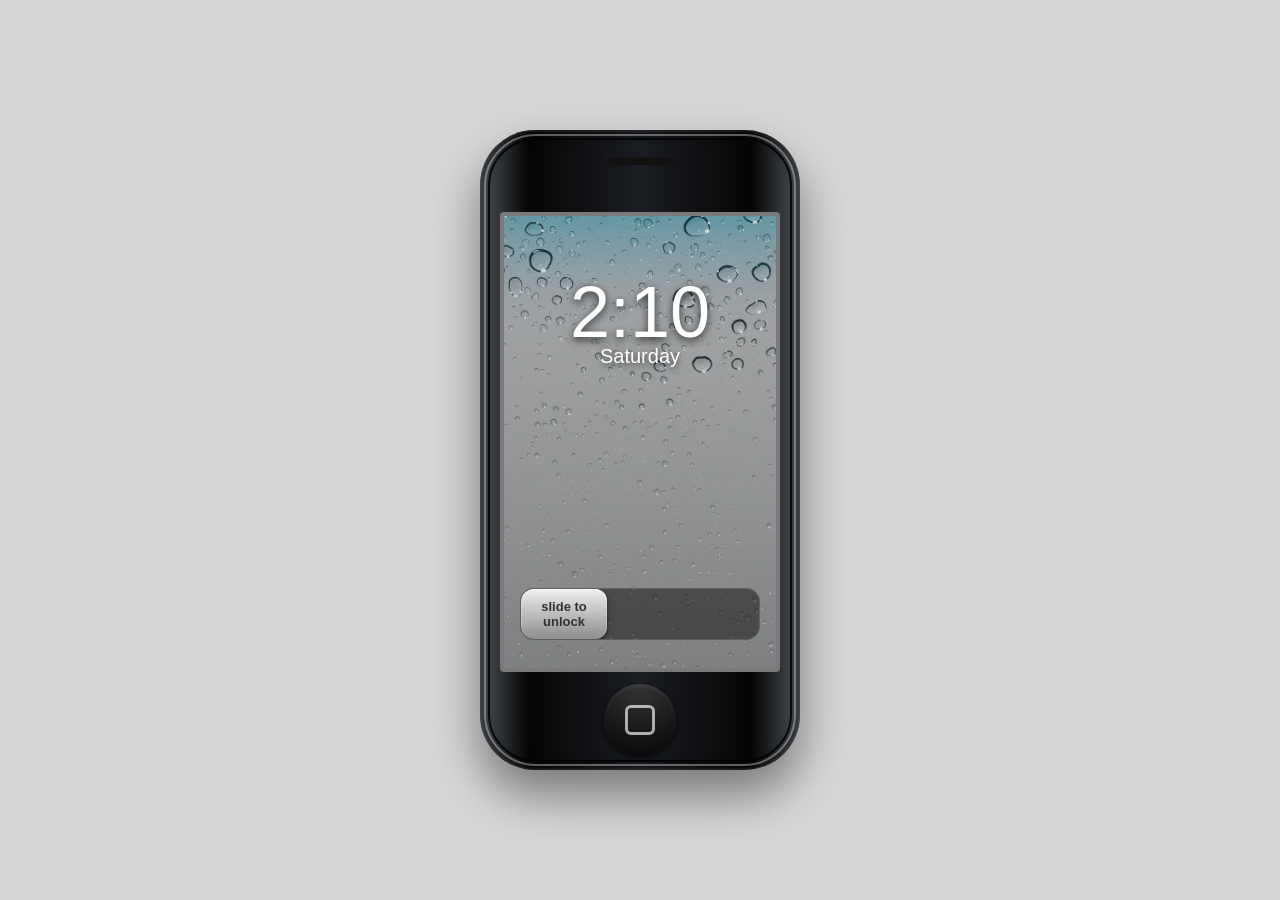
<file: index.html>
<!DOCTYPE html>
<html lang="en">
<head>
  <meta charset="UTF-8">
  <meta name="viewport" content="width=device-width, initial-scale=1.0">
  <title>MY PHONE</title>
  <link rel="icon" type="image/png" href="phone.png">
  <link rel="stylesheet" href="style.css">
</head>
<body>


<!-- IPHONE -->
<div class="iphone">

    <div class="speaker"></div>

    <!-- LOCKSCREEN -->
    <div id="lockscreen">

        <div class="lock-time" id="time">9:41</div>
        <div class="lock-date" id="date">Wednesday</div>

        <div class="unlock-container">
            <div id="unlockSlider">
                <span>slide to unlock</span>
            </div>
        </div>

    </div>

    <!-- HOME SCREEN -->
    <div id="homescreen">

        <div class="status-bar">
            <span>AT&T</span>
            <span id="statusTime">9:41</span>
            <span>100%</span>
        </div>

        <div class="apps">

            <div class="app" onclick="openApp('gallery.html')">
                <img src="galeri.jpg">
                <p>Gallery</p>
            </div>

            <div class="app" onclick="openApp('music.html')">
                <img src="music.webp">
                <p>Music</p>
            </div>

            <div class="app" onclick="openApp('notes.html')">
                <img src="notes.webp">
                <p>Notes</p>
            </div>

        </div>

        <div class="dock">
            <img src="safari.webp">
            <img src="setting.jpg">
        </div>

    </div>

    <div class="home-btn"></div>

</div>

<script src="script.js"></script>
</body>
</html>
</file>
<file: style.css>
*{
    margin:0;
    padding:0;
    box-sizing:border-box;
    font-family:Helvetica, Arial, sans-serif;
}

body{
    min-height:100vh;
    display:flex;
    justify-content:center;
    align-items:center;
    background:#d8d8d8;
    overflow:hidden;
}


/* PHONE BODY */

.iphone{
    width:320px;
    height:640px;
    background:
    linear-gradient(to right,
    #4e545b 0%,
    #050505 15%,
    #1a1d22 50%,
    #050505 85%,
    #4e545b 100%);
    border-radius:55px;
    position:relative;
    padding:18px;
    box-shadow:
    inset 0 0 4px rgba(255,255,255,.25),
    inset 0 0 15px rgba(0,0,0,.9),
    0 25px 50px rgba(0,0,0,.45);
}

.iphone::before{
    content:'';
    position:absolute;
    inset:4px;
    border-radius:52px;
    border:2px solid rgba(255,255,255,.35);
}

.iphone::after{
    content:'';
    position:absolute;
    inset:8px;
    border-radius:48px;
    border:2px solid rgba(0,0,0,.85);
}

.hidden{
    opacity:0;
    animation:showPhone 1s forwards;
    animation-delay:2.3s;
}

@keyframes showPhone{
    to{
        opacity:1;
    }
}

/* SPEAKER */

.speaker{
    width:70px;
    height:9px;
    background:#121212;
    border-radius:20px;
    position:absolute;
    top:26px;
    left:50%;
    transform:translateX(-50%);
    box-shadow:inset 1px 1px 3px rgba(255,255,255,.05);
}

/* SCREEN */

#lockscreen,
#homescreen{
    position:absolute;
    top:82px;
    left:20px;
    width:280px;
    height:460px;
    border:4px solid #7a7a7a;
    border-radius:4px;
    overflow:hidden;
    background:
    linear-gradient(to bottom,
    rgba(0,0,0,.12),
    rgba(0,0,0,.28)),
    url('wall.webp') center/cover;
}

/* LOCKSCREEN */

#lockscreen{
    display:flex;
    flex-direction:column;
    align-items:center;
    z-index:2;
}

.lock-time{
    margin-top:55px;
    color:white;
    font-size:72px;
    font-weight:200;
    text-shadow:0 3px 8px rgba(0,0,0,.7);
}

.lock-date{
    color:white;
    font-size:20px;
    margin-top:-8px;
    text-shadow:0 2px 6px rgba(0,0,0,.6);
}

/* SLIDE TO UNLOCK */

.unlock-container{
    width:240px;
    height:52px;
    border-radius:14px;
    background:rgba(0,0,0,.45);
    position:absolute;
    left:50%;
    transform:translateX(-50%);
    bottom:28px;
    overflow:hidden;
    border:1px solid rgba(255,255,255,.12);
}

#unlockSlider{
    width:86px;
    height:100%;
    background:
    linear-gradient(to bottom,
    #efefef,
    #8d8d8d);
    border-radius:12px;
    display:flex;
    justify-content:center;
    align-items:center;
    cursor:grab;
    position:absolute;
    left:0;
    top:0;
    box-shadow:
    inset 0 1px 2px rgba(255,255,255,.8),
    0 2px 4px rgba(0,0,0,.6);

    text-align:center; /* 🔥 add ini */
}

#unlockSlider span{
    font-size:13px;
    color:#333;
    font-weight:bold;

    width:100%;
    text-align:center;
}
/* HOME SCREEN */

#homescreen{
    display:none;
    z-index:1;
}

.status-bar{
    display:flex;
    justify-content:space-between;
    color:white;
    padding:8px 12px;
    font-size:12px;
    font-weight:bold;
    text-shadow:0 1px 4px black;
}

.apps{
    padding:38px 18px;
    display:grid;
    grid-template-columns:repeat(3,1fr);
    gap:26px 12px;
}

.app{
    text-align:center;
    color:white;
    cursor:pointer;
    transition:.18s;
}

.app:active{
    transform:scale(.88);
}

.app img{
    width:58px;
    height:58px;
    border-radius:14px;
    box-shadow:0 4px 8px rgba(0,0,0,.45);
}

.app p{
    font-size:10px;
    margin-top:5px;
    text-shadow:0 2px 5px black;
}

/* DOCK */

.dock{
    position:absolute;
    bottom:10px;
    left:50%;
    transform:translateX(-50%);
    width:240px;
    height:72px;
    border-radius:20px;
    background:rgba(255,255,255,.14);
    backdrop-filter:blur(6px);
    display:flex;
    justify-content:space-around;
    align-items:center;
    border:1px solid rgba(255,255,255,.15);
}

.dock img{
    width:58px;
    height:58px;
    border-radius:14px;
}

/* HOME BUTTON */

.home-btn{
    width:72px;
    height:72px;
    border-radius:50%;
    background:
    radial-gradient(circle at top,
    #353535,
    #050505);
    position:absolute;
    bottom:14px;
    left:50%;
    transform:translateX(-50%);
    box-shadow:
    inset 0 2px 4px rgba(255,255,255,.08),
    0 2px 5px rgba(0,0,0,.85);
}

.home-btn::after{
    content:'';
    width:24px;
    height:24px;
    border:3px solid rgba(255,255,255,.65);
    border-radius:6px;
    position:absolute;
    top:50%;
    left:50%;
    transform:translate(-50%,-50%);
}

/* MOBILE */

@media(max-width:480px){
    .iphone{
        transform:scale(.9);
    }
}
</file>
